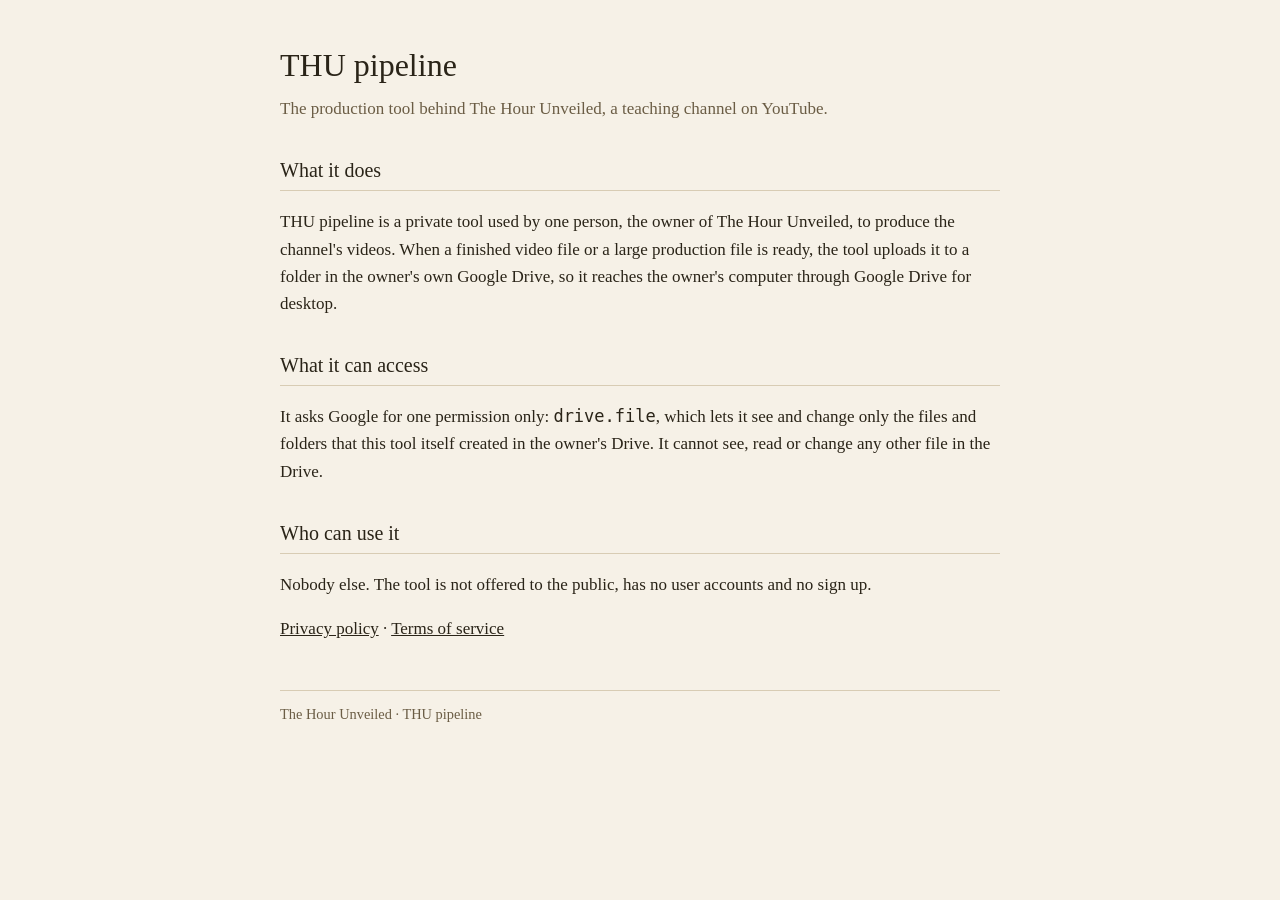
<file: index.html>
<!doctype html>
<html lang="en">
<head>
<meta charset="utf-8">
<meta name="viewport" content="width=device-width, initial-scale=1">
<title>THU pipeline</title>
<link rel="stylesheet" href="style.css">
</head>
<body>
<main>
<h1>THU pipeline</h1>
<p class="sub">The production tool behind The Hour Unveiled, a teaching channel on YouTube.</p>

<h2>What it does</h2>
<p>THU pipeline is a private tool used by one person, the owner of The Hour Unveiled, to produce the channel's videos.  When a finished video file or a large production file is ready, the tool uploads it to a folder in the owner's own Google Drive, so it reaches the owner's computer through Google Drive for desktop.</p>

<h2>What it can access</h2>
<p>It asks Google for one permission only: <code>drive.file</code>, which lets it see and change only the files and folders that this tool itself created in the owner's Drive.  It cannot see, read or change any other file in the Drive.</p>

<h2>Who can use it</h2>
<p>Nobody else.  The tool is not offered to the public, has no user accounts and no sign up.</p>

<p><a href="privacy.html">Privacy policy</a> · <a href="terms.html">Terms of service</a></p>

<footer>The Hour Unveiled · THU pipeline</footer>
</main>
</body>
</html>
</file>
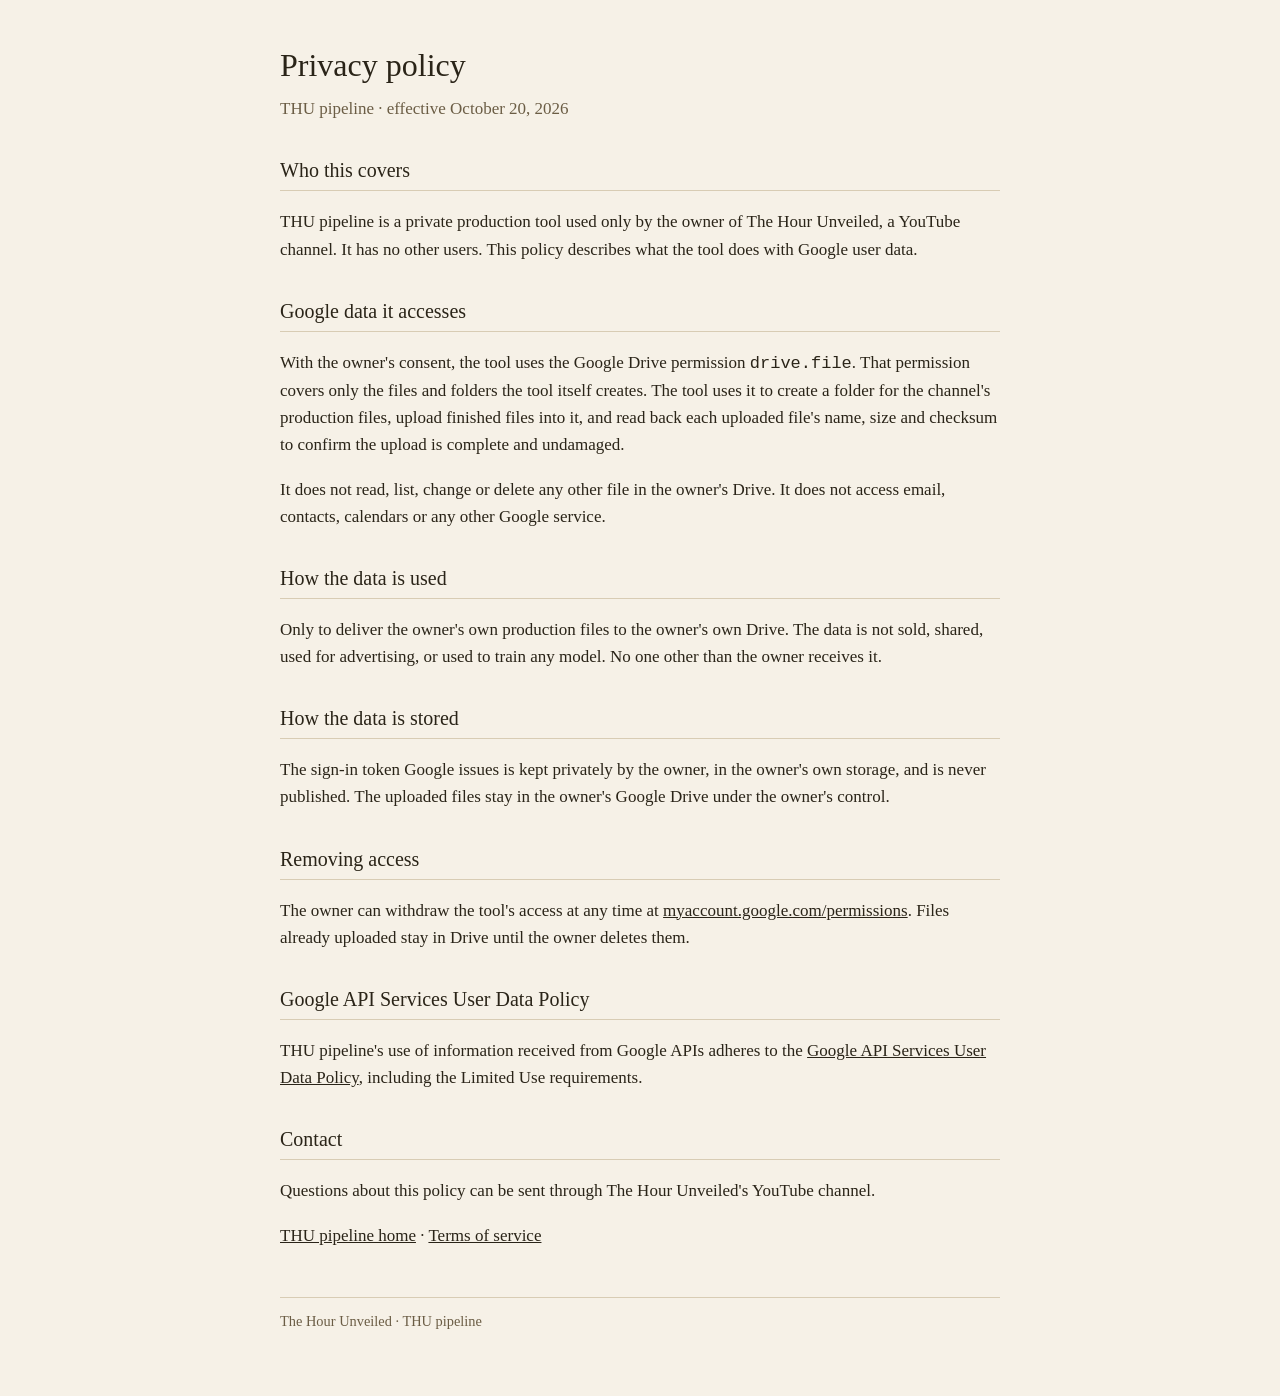
<file: privacy.html>
<!doctype html>
<html lang="en">
<head>
<meta charset="utf-8">
<meta name="viewport" content="width=device-width, initial-scale=1">
<title>THU pipeline privacy</title>
<link rel="stylesheet" href="style.css">
</head>
<body>
<main>
<h1>Privacy policy</h1>
<p class="sub">THU pipeline · effective October 20, 2026</p>

<h2>Who this covers</h2>
<p>THU pipeline is a private production tool used only by the owner of The Hour Unveiled, a YouTube channel.  It has no other users.  This policy describes what the tool does with Google user data.</p>

<h2>Google data it accesses</h2>
<p>With the owner's consent, the tool uses the Google Drive permission <code>drive.file</code>.  That permission covers only the files and folders the tool itself creates.  The tool uses it to create a folder for the channel's production files, upload finished files into it, and read back each uploaded file's name, size and checksum to confirm the upload is complete and undamaged.</p>
<p>It does not read, list, change or delete any other file in the owner's Drive.  It does not access email, contacts, calendars or any other Google service.</p>

<h2>How the data is used</h2>
<p>Only to deliver the owner's own production files to the owner's own Drive.  The data is not sold, shared, used for advertising, or used to train any model.  No one other than the owner receives it.</p>

<h2>How the data is stored</h2>
<p>The sign-in token Google issues is kept privately by the owner, in the owner's own storage, and is never published.  The uploaded files stay in the owner's Google Drive under the owner's control.</p>

<h2>Removing access</h2>
<p>The owner can withdraw the tool's access at any time at <a href="https://myaccount.google.com/permissions">myaccount.google.com/permissions</a>.  Files already uploaded stay in Drive until the owner deletes them.</p>

<h2>Google API Services User Data Policy</h2>
<p>THU pipeline's use of information received from Google APIs adheres to the <a href="https://developers.google.com/terms/api-services-user-data-policy">Google API Services User Data Policy</a>, including the Limited Use requirements.</p>

<h2>Contact</h2>
<p>Questions about this policy can be sent through The Hour Unveiled's YouTube channel.</p>

<p><a href="index.html">THU pipeline home</a> · <a href="terms.html">Terms of service</a></p>
<footer>The Hour Unveiled · THU pipeline</footer>
</main>
</body>
</html>
</file>
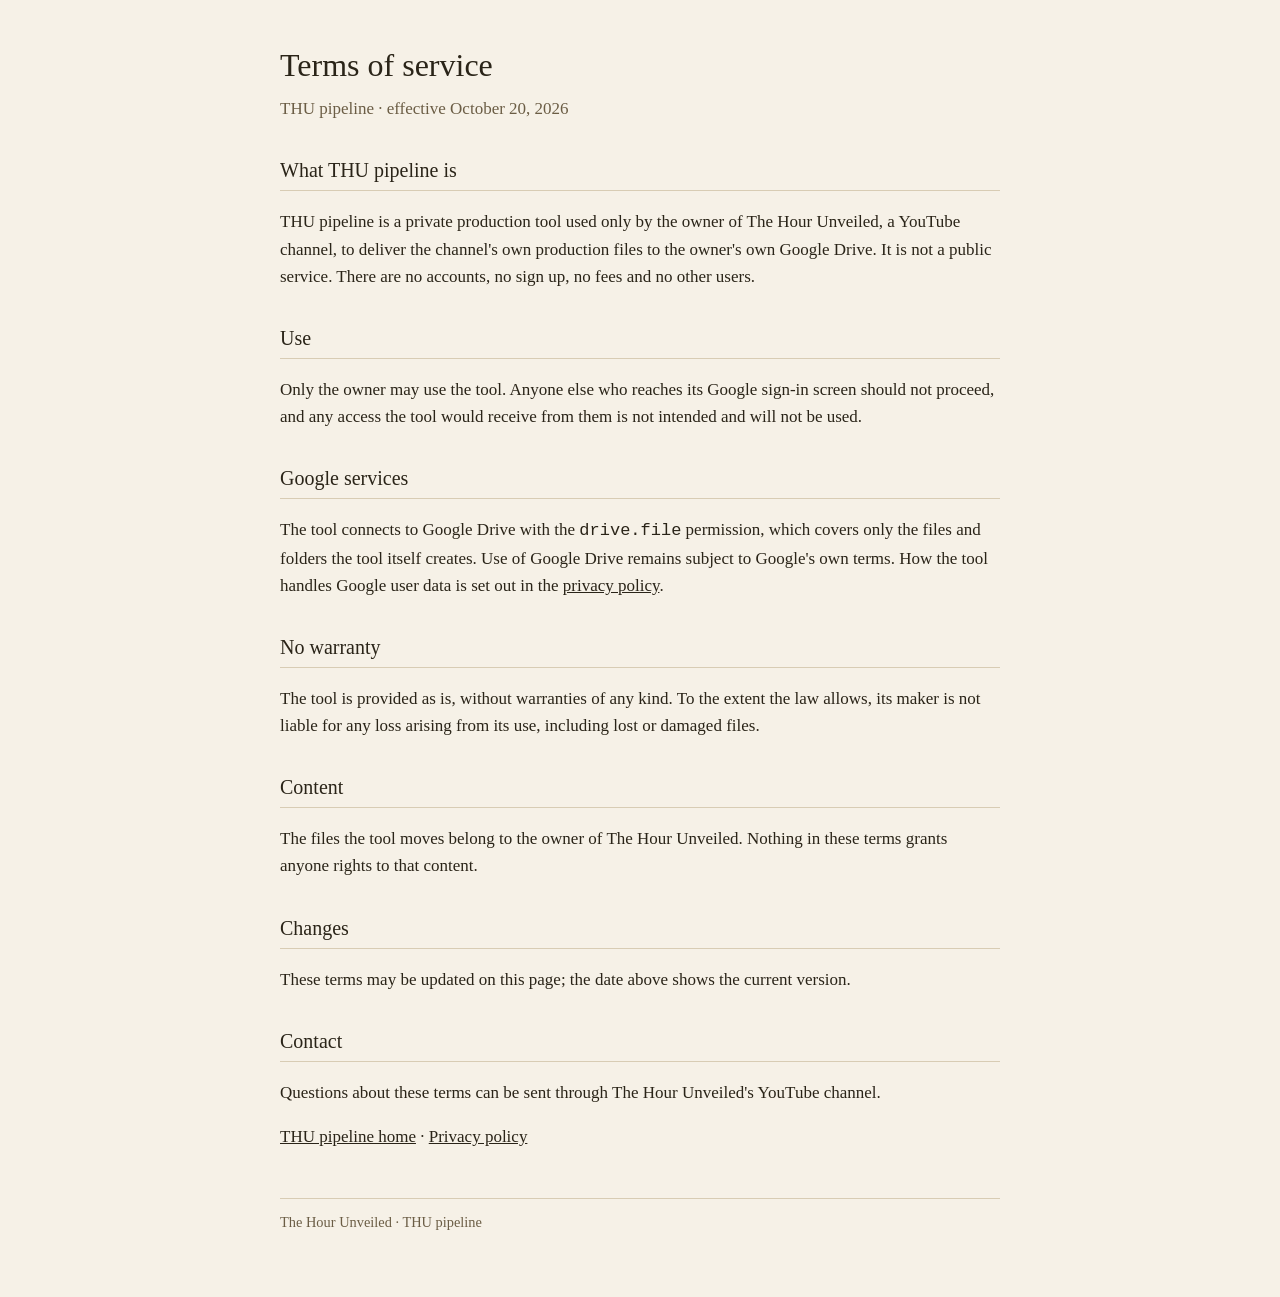
<file: terms.html>
<!doctype html>
<html lang="en">
<head>
<meta charset="utf-8">
<meta name="viewport" content="width=device-width, initial-scale=1">
<title>THU pipeline terms</title>
<link rel="stylesheet" href="style.css">
</head>
<body>
<main>
<h1>Terms of service</h1>
<p class="sub">THU pipeline · effective October 20, 2026</p>

<h2>What THU pipeline is</h2>
<p>THU pipeline is a private production tool used only by the owner of The Hour Unveiled, a YouTube channel, to deliver the channel's own production files to the owner's own Google Drive.  It is not a public service.  There are no accounts, no sign up, no fees and no other users.</p>

<h2>Use</h2>
<p>Only the owner may use the tool.  Anyone else who reaches its Google sign-in screen should not proceed, and any access the tool would receive from them is not intended and will not be used.</p>

<h2>Google services</h2>
<p>The tool connects to Google Drive with the <code>drive.file</code> permission, which covers only the files and folders the tool itself creates.  Use of Google Drive remains subject to Google's own terms.  How the tool handles Google user data is set out in the <a href="privacy.html">privacy policy</a>.</p>

<h2>No warranty</h2>
<p>The tool is provided as is, without warranties of any kind.  To the extent the law allows, its maker is not liable for any loss arising from its use, including lost or damaged files.</p>

<h2>Content</h2>
<p>The files the tool moves belong to the owner of The Hour Unveiled.  Nothing in these terms grants anyone rights to that content.</p>

<h2>Changes</h2>
<p>These terms may be updated on this page; the date above shows the current version.</p>

<h2>Contact</h2>
<p>Questions about these terms can be sent through The Hour Unveiled's YouTube channel.</p>

<p><a href="index.html">THU pipeline home</a> · <a href="privacy.html">Privacy policy</a></p>
<footer>The Hour Unveiled · THU pipeline</footer>
</main>
</body>
</html>
</file>
<file: style.css>
:root{--paper:#f6f1e7;--ink:#2a2418;--muted:#6b5d45;--rule:#d8ccb4}
@media (prefers-color-scheme: dark){:root{--paper:#1c1a16;--ink:#ece3d0;--muted:#b5a68a;--rule:#3a3428}}
body{margin:0;background:var(--paper);color:var(--ink);font:17px/1.6 Georgia,"Times New Roman",serif}
main{max-width:720px;margin:0 auto;padding:40px 16px 64px}
h1{font-weight:normal;font-size:2rem;margin:0 0 4px}
h2{font-weight:normal;font-size:1.25rem;margin:32px 0 8px;border-bottom:1px solid var(--rule);padding-bottom:4px}
p.sub{color:var(--muted);margin:0 0 24px}
a{color:inherit}
footer{margin-top:48px;color:var(--muted);font-size:.9rem;border-top:1px solid var(--rule);padding-top:12px}
</file>
